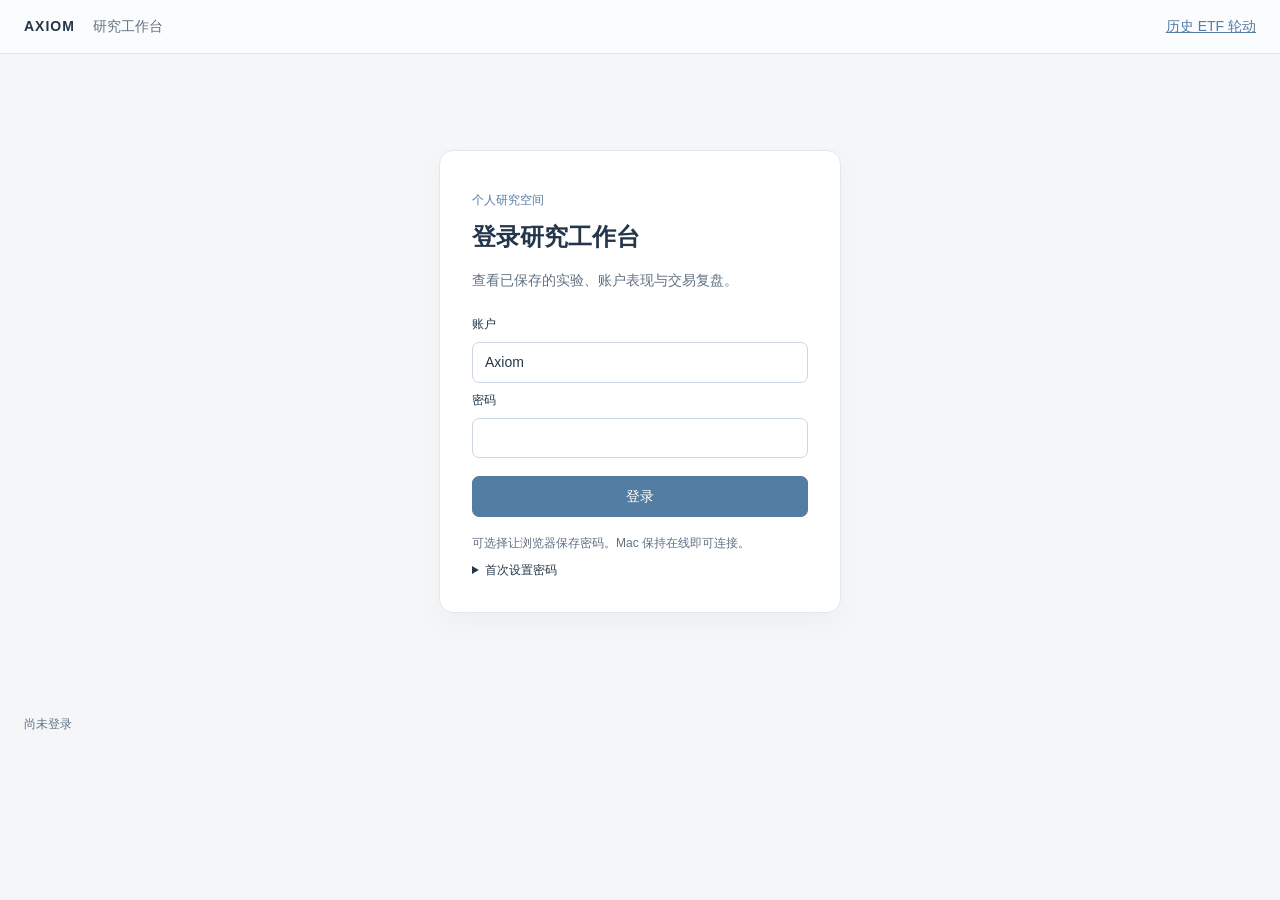
<file: index.html>
<!doctype html>
<html lang="zh-CN"><head><meta charset="utf-8"><meta name="viewport" content="width=device-width,initial-scale=1">
<meta http-equiv="Content-Security-Policy" content="default-src 'none'; script-src 'self' 'sha256-54OvjD7/1L9+fd52RmYr3p7sMeiJHkPjkhqe5KzNDiw='; style-src 'self' 'sha256-qAy1BEJLphb9LJ8BANeujZv6KxZ7Bllo4xNzk5Mp6b0='; frame-src 'self'; connect-src https: http://127.0.0.1:* http://localhost:*; base-uri 'none'; form-action 'none'; object-src 'none'">
<meta name="referrer" content="no-referrer"><title>Axiom · 研究工作台</title><link rel="stylesheet" href="app.css?v=20261014-market-display-r2"><script src="config.js?v=20261014-market-display-r2" defer></script><script src="app.js?v=20261014-market-display-r2" defer></script></head>
<body><header><strong>AXIOM</strong><span>研究工作台</span><a href="etf-three-account.html">历史 ETF 轮动</a><button id="refresh" hidden>刷新保存结果</button><button id="clear-baseline" hidden>清除基线偏好</button><button id="disconnect" hidden>退出登录</button></header>
<main id="connection"><section class="login-card"><p class="eyebrow">个人研究空间</p><h1>登录研究工作台</h1><p>查看已保存的实验、账户表现与交易复盘。</p>
<form id="connect" autocomplete="on"><label for="username">账户</label><input id="username" name="username" autocomplete="username" value="Axiom" readonly><label for="token">密码</label><input id="token" name="password" type="password" required minlength="6" maxlength="128" autocomplete="current-password"><button type="submit">登录</button></form>
<p class="hint">可选择让浏览器保存密码。Mac 保持在线即可连接。</p><details><summary>首次设置密码</summary><p>在 Mac 本地运行已安装服务的设置密码命令，输入两次自己的密码；以后可直接在手机登录。</p></details></section></main>
<p id="status" role="status" aria-live="polite">尚未登录</p><iframe id="workbench" title="已保存研究结果工作台" sandbox="allow-scripts" hidden></iframe></body></html>
</file>
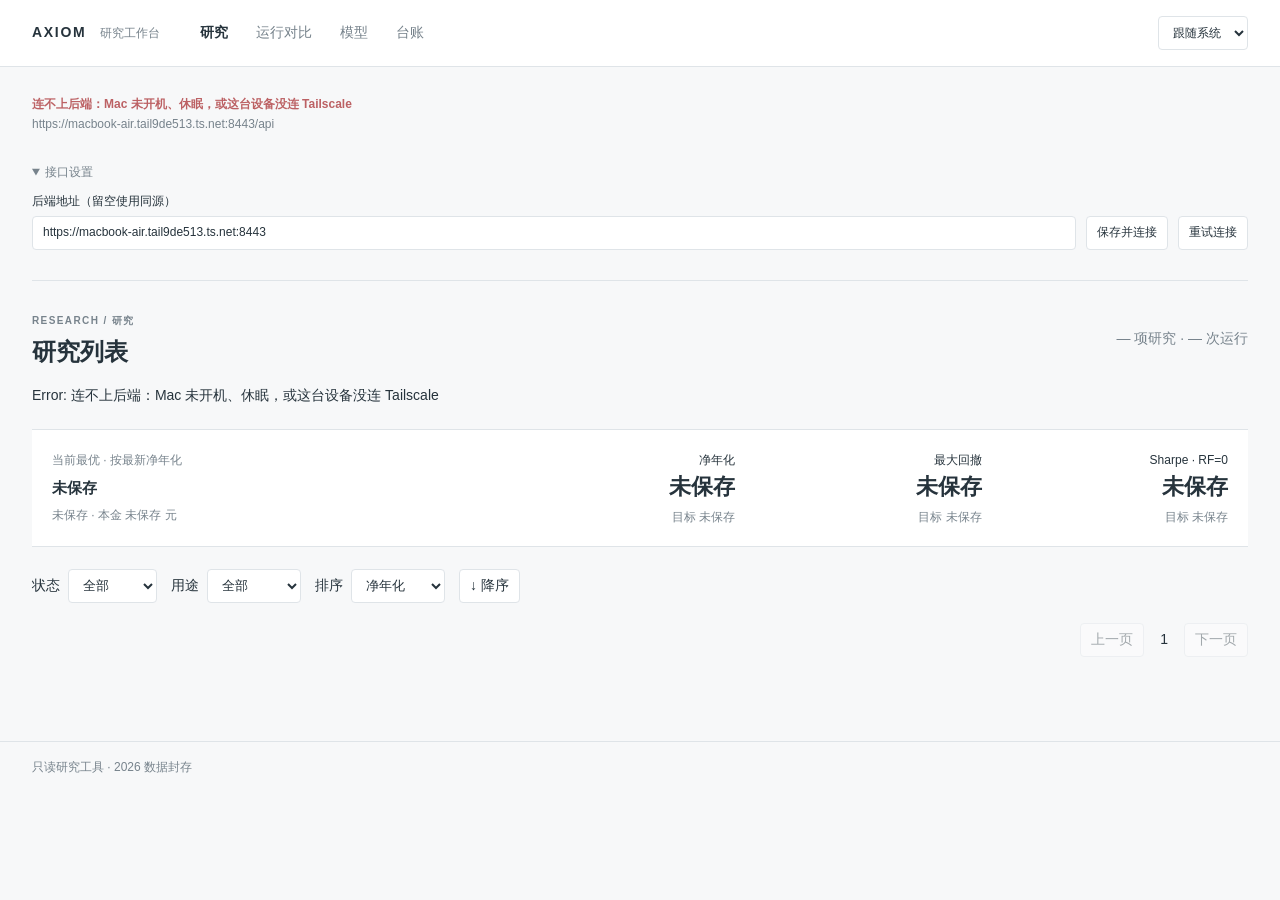
<file: workbench/index.html>
<!doctype html><html lang="zh-CN"><head><meta charset="UTF-8"><meta name="viewport" content="width=device-width, initial-scale=1.0"><meta name="color-scheme" content="light dark"><title>Axiom · 研究工作台</title><script src="./config.js"></script>  <script type="module" crossorigin src="./assets/index-DtPzgSUR.js"></script>
  <link rel="stylesheet" crossorigin href="./assets/index-BkgDemAs.css">
</head><body><div id="app"></div></body></html>
</file>
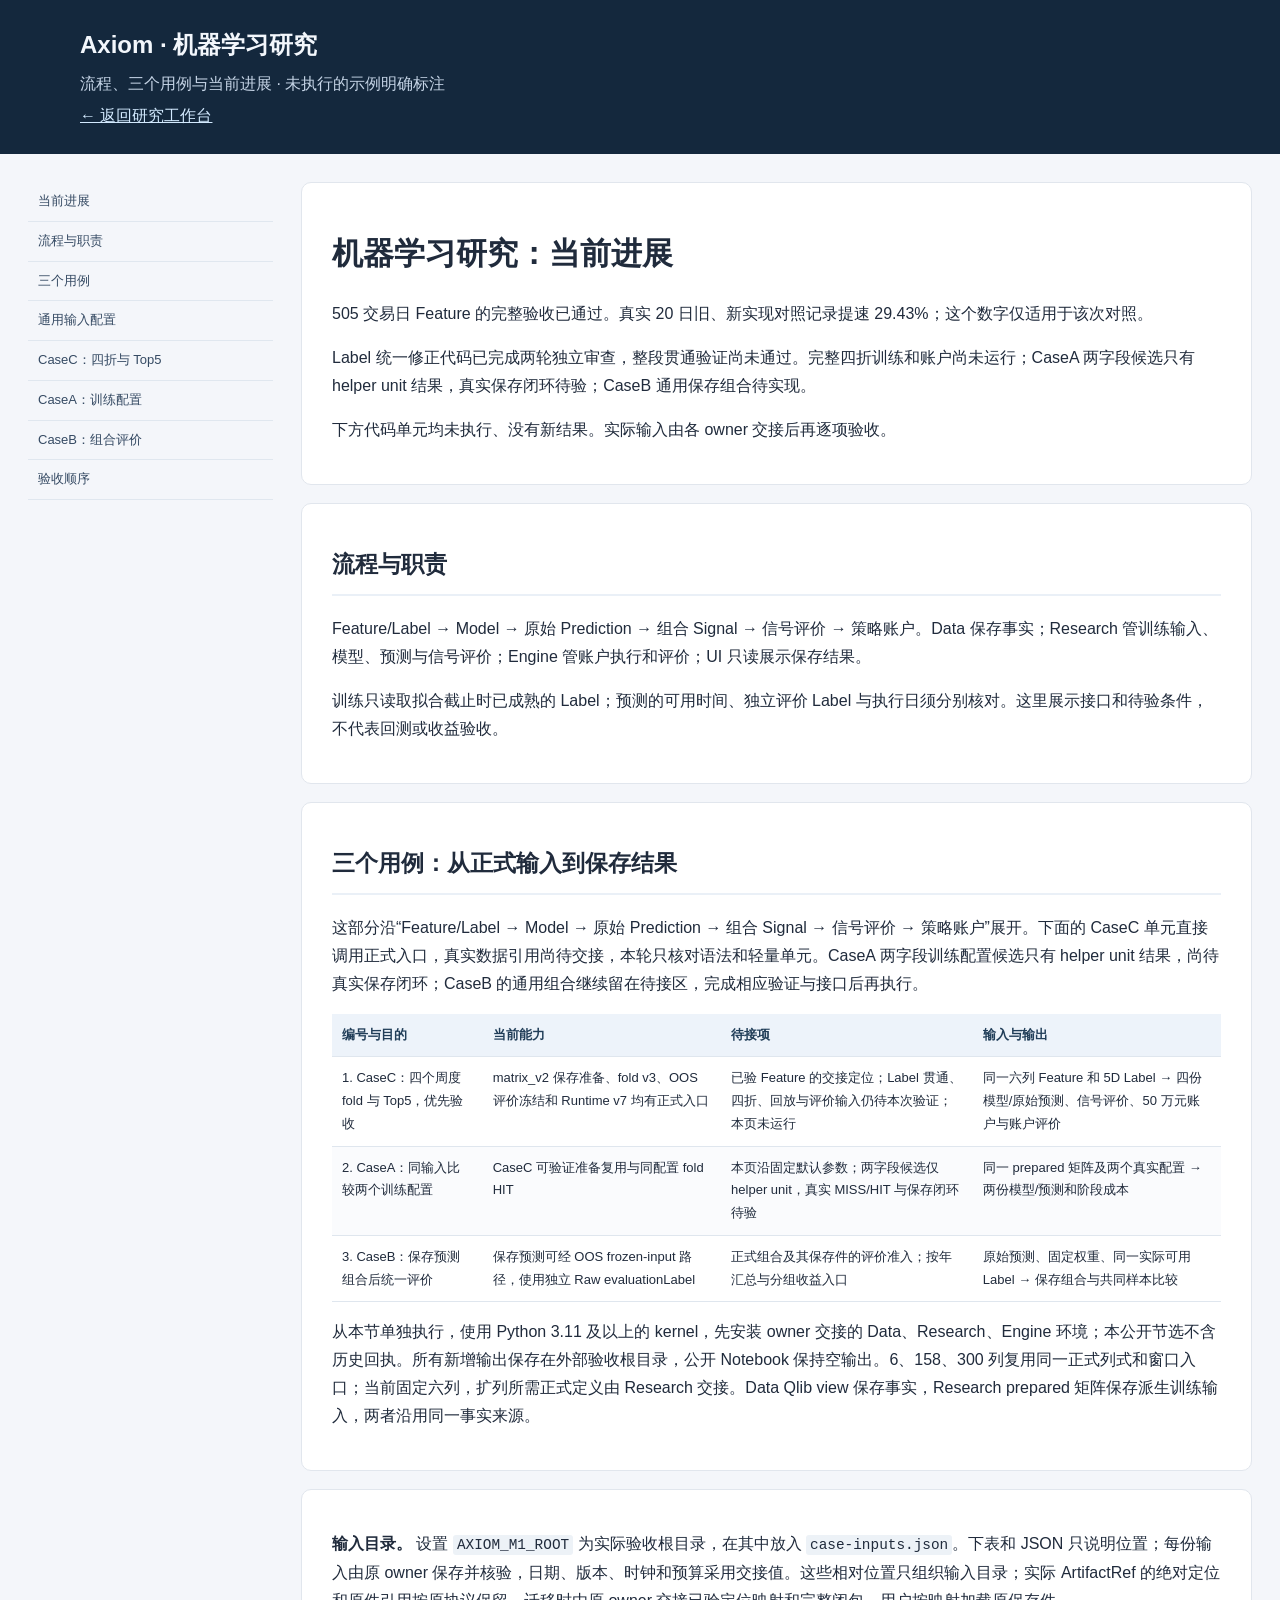
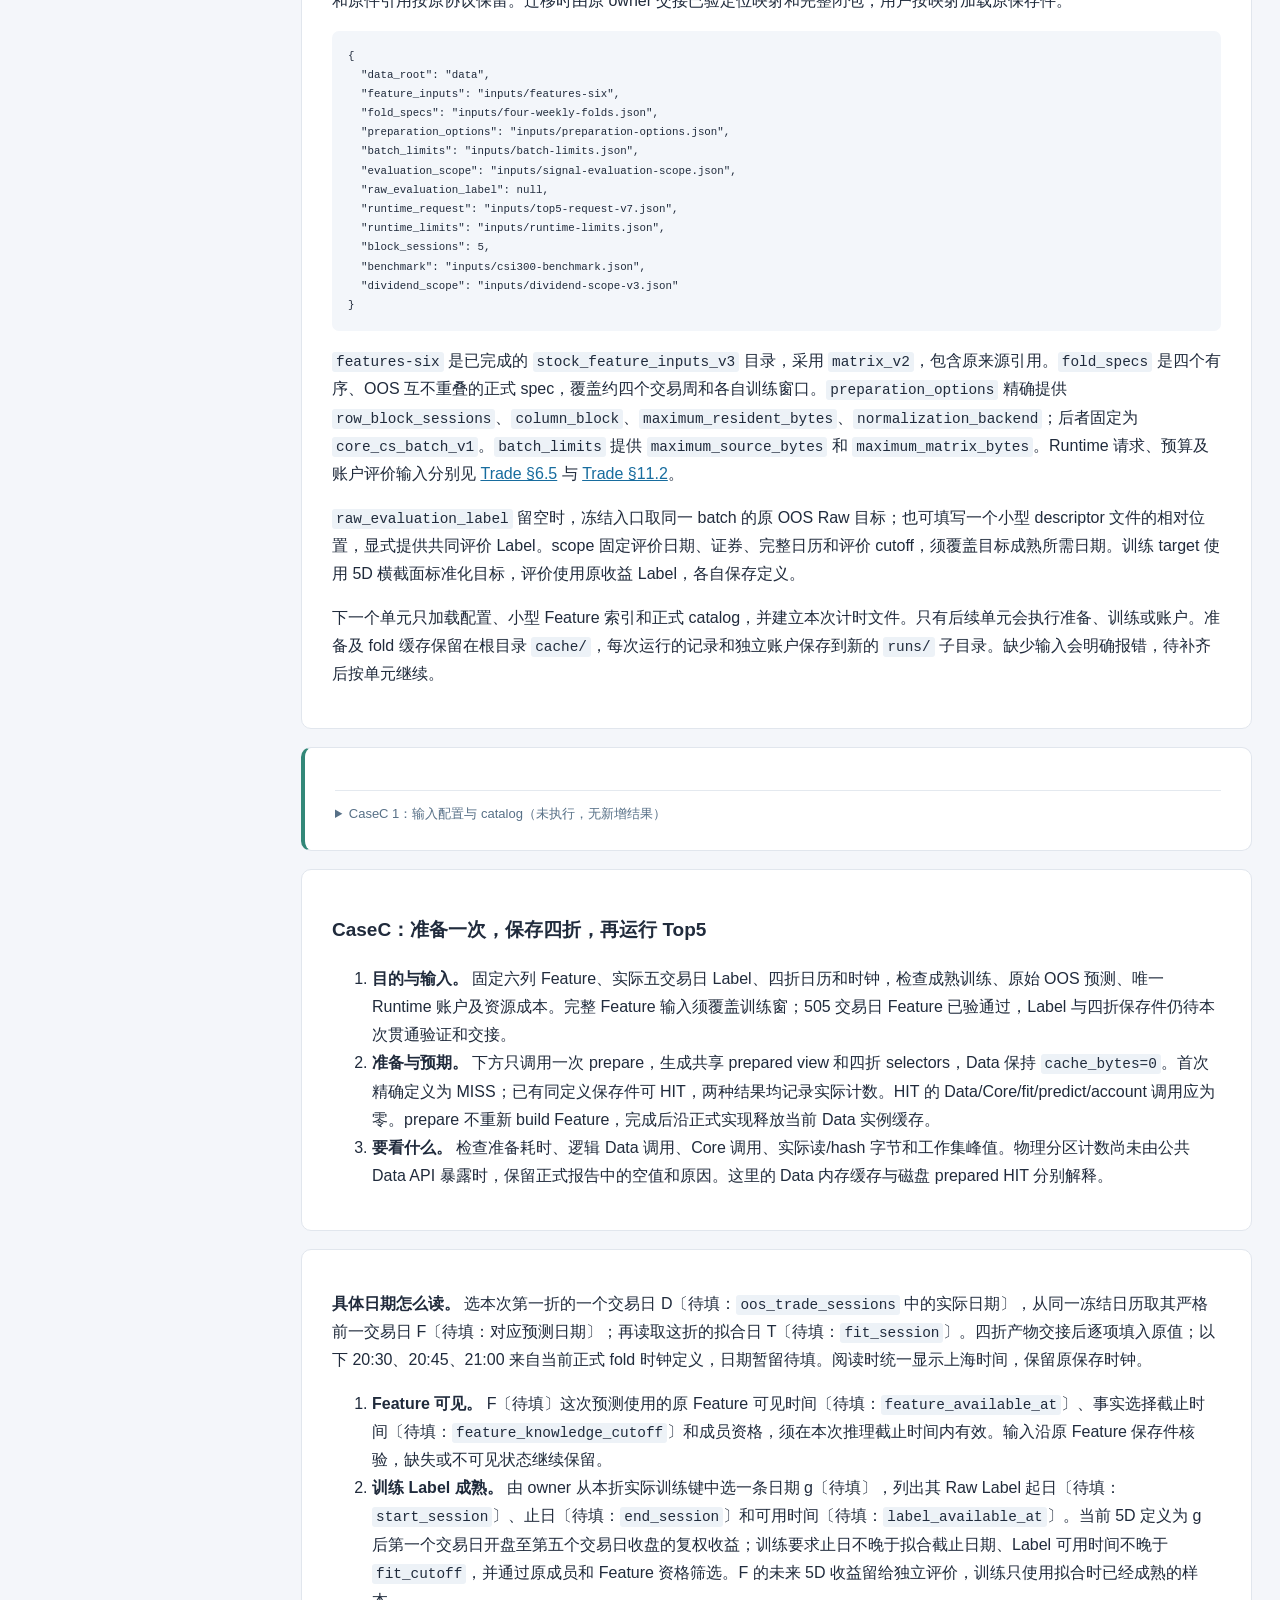
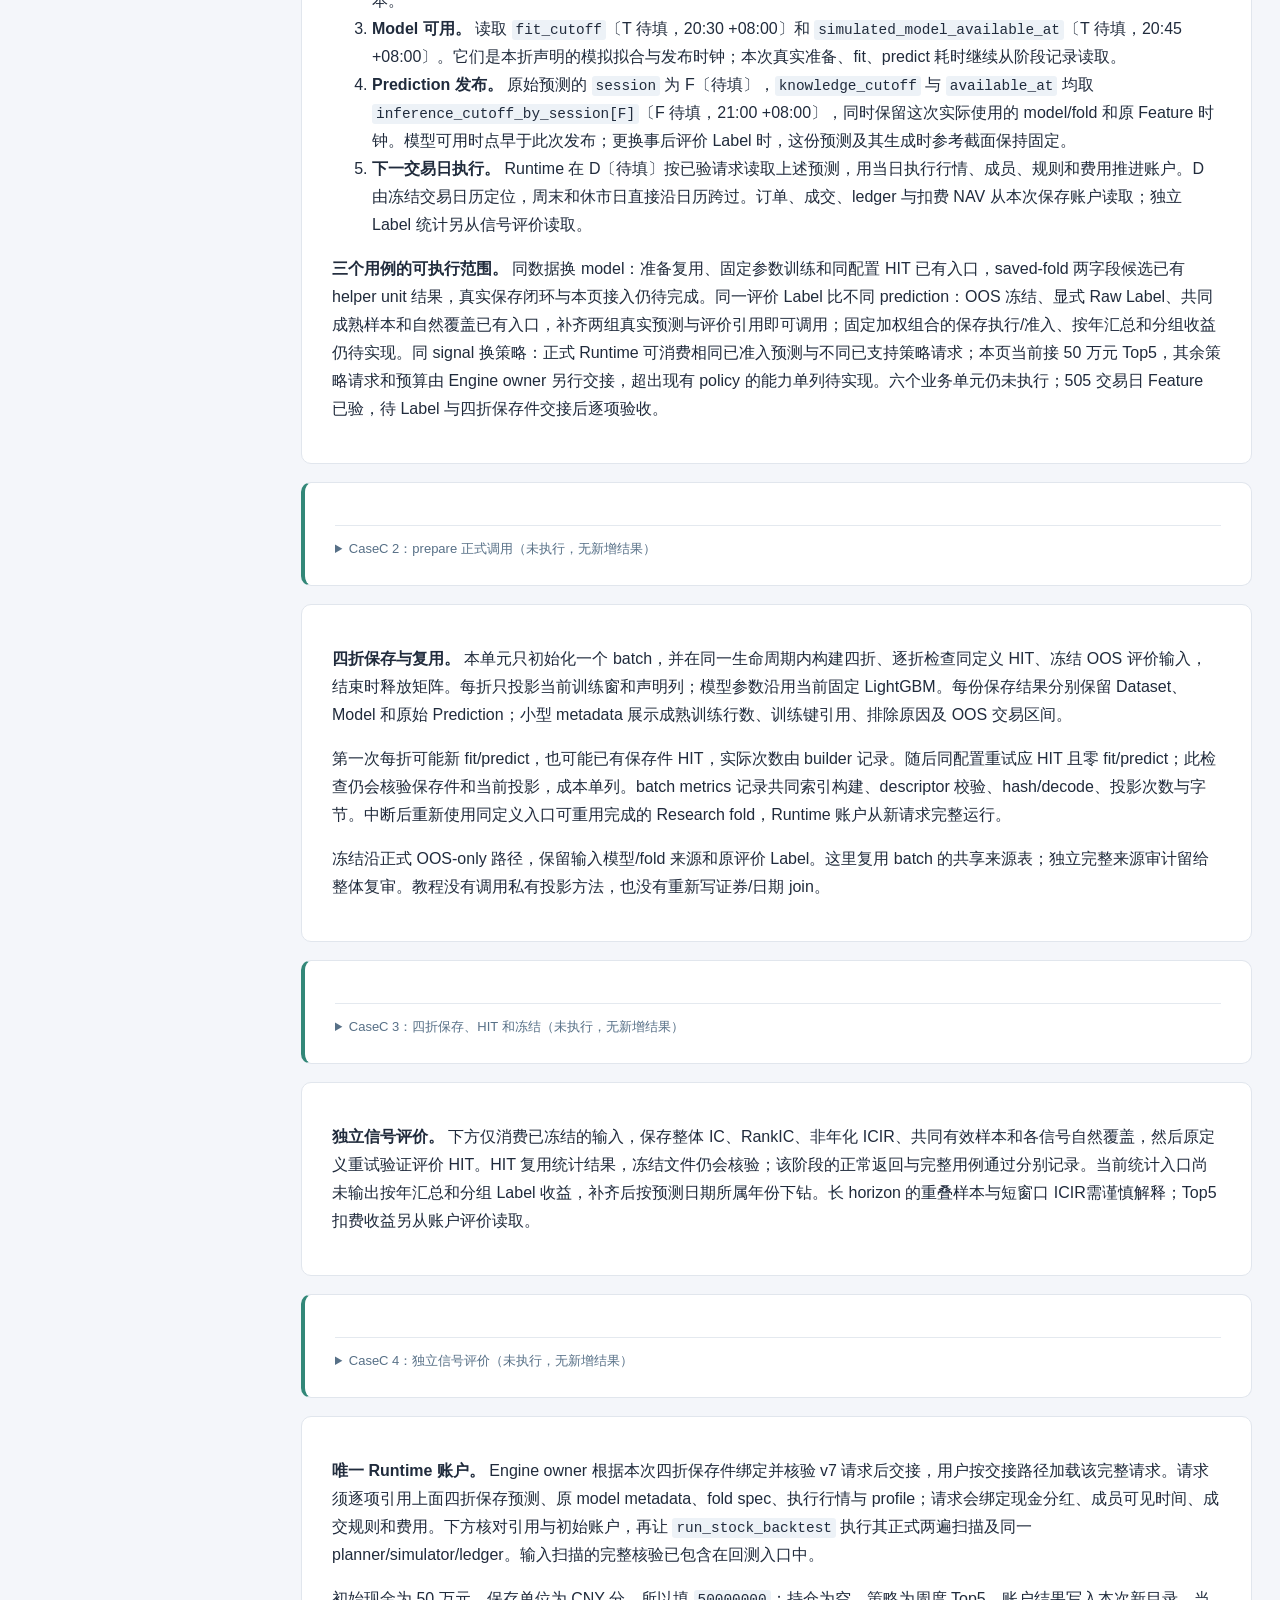
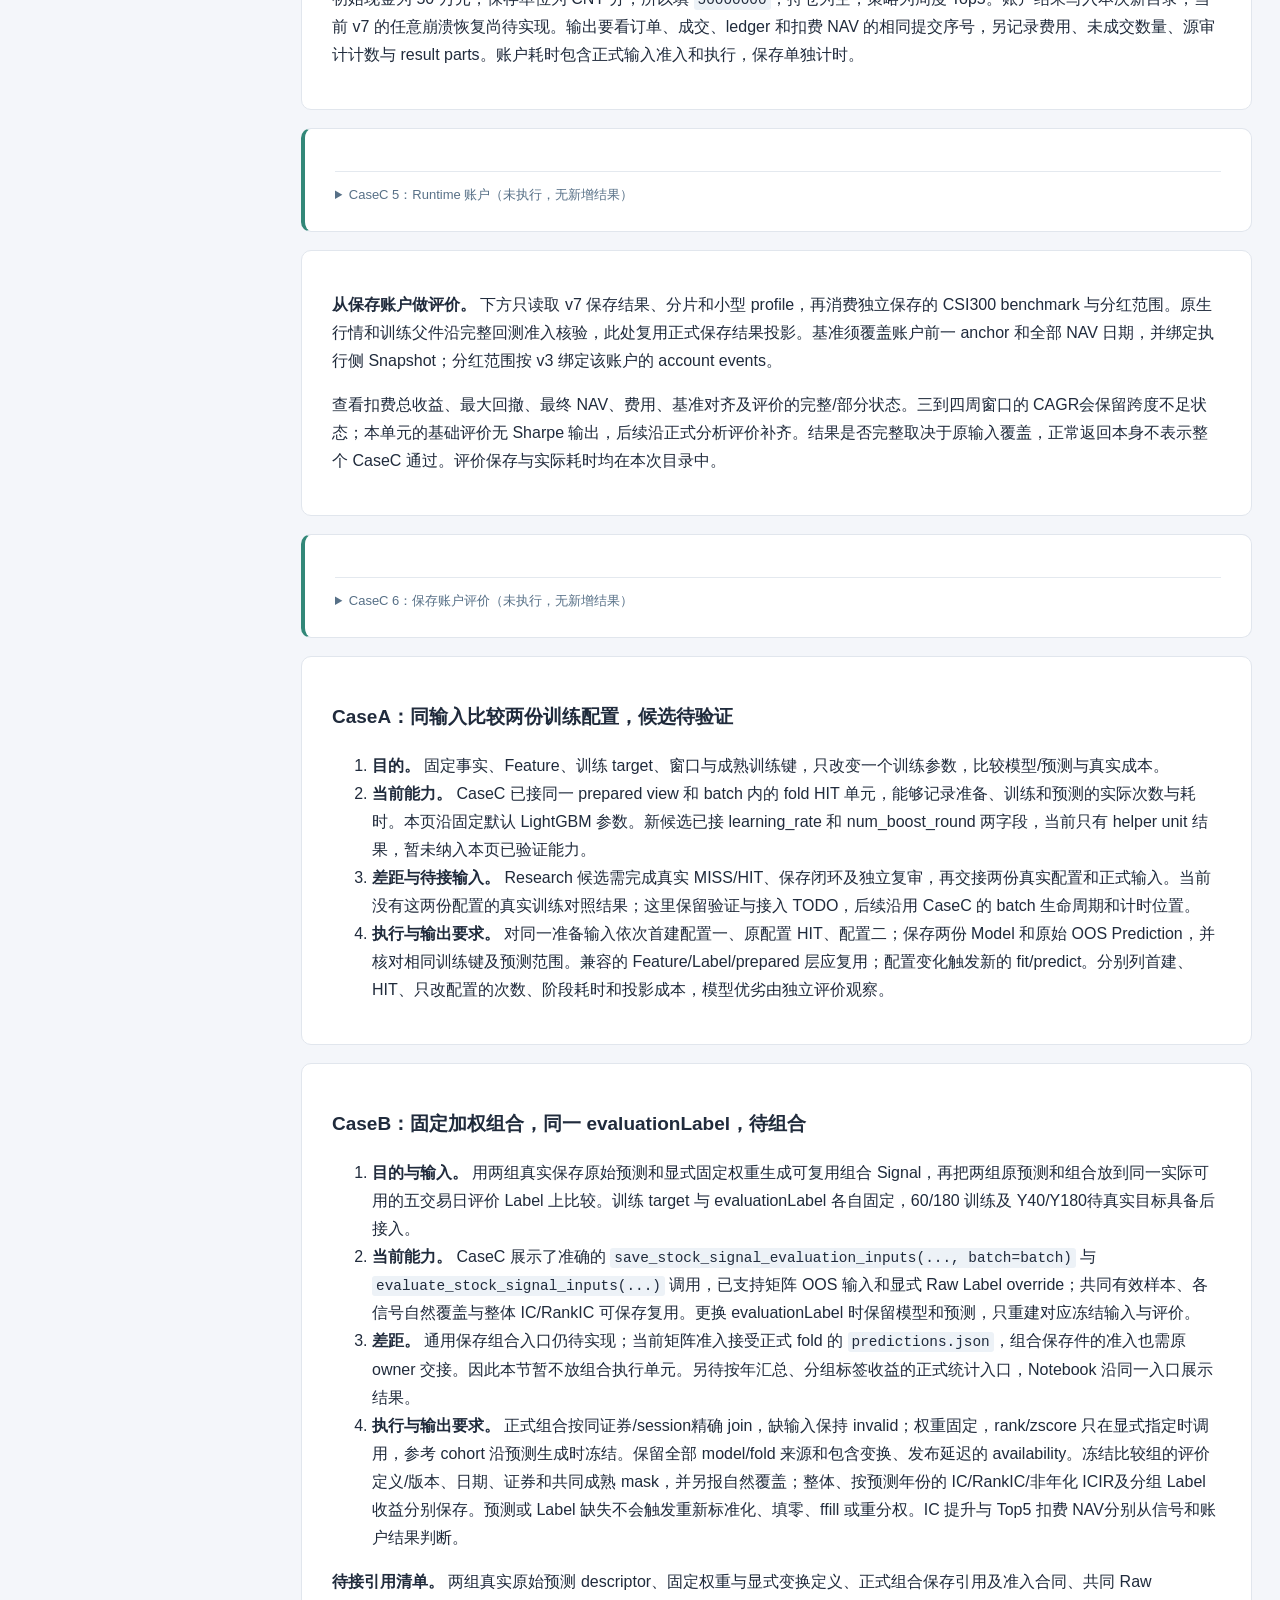
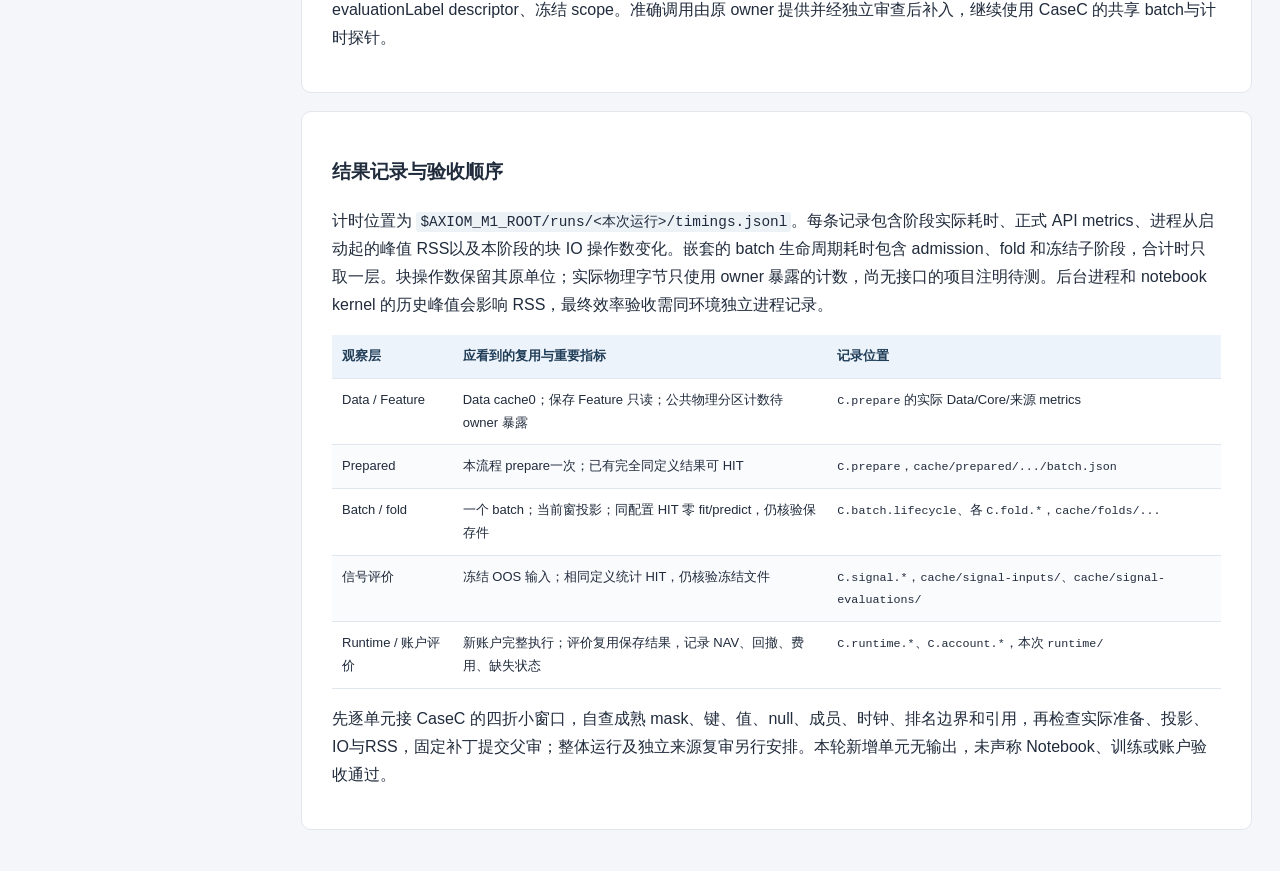
<file: site/ml-engineering.html>
<!doctype html><html lang="zh-CN"><head><meta charset="utf-8"><meta name="viewport" content="width=device-width,initial-scale=1"><title>Axiom · 机器学习研究：流程与当前进展</title><style>
html {scroll-behavior:smooth} body{margin:0;background:#f4f6fa;color:#202b3c;font:16px/1.75 -apple-system,BlinkMacSystemFont,"PingFang SC","Microsoft YaHei",sans-serif}
header{background:#14283d;color:#f3f7fc;padding:24px max(26px,calc((100vw - 1120px)/2))} header b{font-size:24px} header p{margin:4px 0;color:#c5d4e6}
.layout{max-width:1450px;margin:auto;display:grid;grid-template-columns:245px minmax(0,1fr);gap:28px;padding:28px}
nav{position:sticky;top:20px;height:calc(100vh - 60px);overflow:auto} nav a{display:block;color:#354a63;text-decoration:none;padding:8px 10px;font-size:13px;border-bottom:1px solid #e0e7ef} nav a:hover{background:#e7edf5}
main{max-width:1120px;min-width:0} section{background:white;padding:24px 30px;margin:0 0 18px;border:1px solid #e1e6ed;border-radius:10px}
h1{font-size:31px;line-height:1.35} h2{font-size:23px;border-bottom:2px solid #eaf0f7;padding-bottom:12px;line-height:1.5} h3{font-size:19px} a{color:#176c9e}
table{border-collapse:collapse;width:100%;font-size:13px;margin:16px 0} th{background:#edf3fa;color:#213e59;text-align:left;font-weight:650} th,td{border-bottom:1px solid #dfe6ee;padding:10px;vertical-align:top;word-break:normal} tr:nth-child(even) td{background:#fafbfd}
pre{background:#f3f6fa;border-radius:7px;padding:16px;overflow:auto;font:12px/1.6 ui-monospace,SFMono-Regular,Menlo,monospace} code{font-size:.9em} p code,li code{background:#edf2f7;padding:2px 4px;border-radius:3px}
.example{border-left:4px solid #328778}.example-label{font-size:12px;font-weight:700;color:#277469;letter-spacing:.07em}.output-text{max-height:660px}.table-scroll{overflow:auto}.table-scroll table{width:max-content;min-width:100%}.table-scroll td,.table-scroll th{max-width:300px}.chart{width:100%;max-width:1000px;height:auto}
details{border-top:1px solid #e4e9ef;padding-top:12px;margin-top:18px} summary{cursor:pointer;color:#577087;font-size:13px}.code{max-height:650px}
.security-code{white-space:nowrap}.markdown img{max-width:100%;height:auto}.markdown>details{border:0;margin:0;padding:0}.markdown>details>summary{font-size:18px;color:#213e59}.supporting-output{margin-top:12px}
.wide-table-note{font-size:12px;color:#577087;margin:14px 0 0}.table-scroll:focus-visible{outline:2px solid #328778;outline-offset:3px}
@media(max-width:980px){.layout{display:block;padding:14px}nav{position:static;height:auto;max-height:220px;margin-bottom:18px}section{padding:18px}h1{font-size:26px}}
@media print{nav,details{display:none}.layout{display:block}body{background:white}section{break-inside:auto;border:0}pre{white-space:pre-wrap}.table-scroll{overflow:visible}}

header a{color:#d3eaff;text-decoration:underline}header a:hover{color:#fff}</style><meta http-equiv="Content-Security-Policy" content="default-src 'none'; style-src 'unsafe-inline'; base-uri 'none'; form-action 'none'"></head><body><header><b>Axiom · 机器学习研究</b><p>流程、三个用例与当前进展 · 未执行的示例明确标注</p><a href="index.html">← 返回研究工作台</a></header><div class="layout"><nav><a href="#progress">当前进展</a><a href="#workflow">流程与职责</a><a href="#cases">三个用例</a><a href="#inputs">通用输入配置</a><a href="#case-c">CaseC：四折与 Top5</a><a href="#case-a">CaseA：训练配置</a><a href="#case-b">CaseB：组合评价</a><a href="#checks">验收顺序</a></nav><main><section id="progress" class="markdown"><h1>机器学习研究：当前进展</h1><p>505 交易日 Feature 的完整验收已通过。真实 20 日旧、新实现对照记录提速 29.43%；这个数字仅适用于该次对照。</p><p>Label 统一修正代码已完成两轮独立审查，整段贯通验证尚未通过。完整四折训练和账户尚未运行；CaseA 两字段候选只有 helper unit 结果，真实保存闭环待验；CaseB 通用保存组合待实现。</p><p>下方代码单元均未执行、没有新结果。实际输入由各 owner 交接后再逐项验收。</p></section><section id="workflow" class="markdown"><h2>流程与职责</h2><p>Feature/Label → Model → 原始 Prediction → 组合 Signal → 信号评价 → 策略账户。Data 保存事实；Research 管训练输入、模型、预测与信号评价；Engine 管账户执行和评价；UI 只读展示保存结果。</p><p>训练只读取拟合截止时已成熟的 Label；预测的可用时间、独立评价 Label 与执行日须分别核对。这里展示接口和待验条件，不代表回测或收益验收。</p></section><section id="cases" class="markdown"><h2>三个用例：从正式输入到保存结果</h2>
<p>这部分沿“Feature/Label → Model → 原始 Prediction → 组合 Signal → 信号评价 → 策略账户”展开。下面的 CaseC 单元直接调用正式入口，真实数据引用尚待交接，本轮只核对语法和轻量单元。CaseA 两字段训练配置候选只有 helper unit 结果，尚待真实保存闭环；CaseB 的通用组合继续留在待接区，完成相应验证与接口后再执行。</p>
<table>
<thead>
<tr>
  <th>编号与目的</th>
  <th>当前能力</th>
  <th>待接项</th>
  <th>输入与输出</th>
</tr>
</thead>
<tbody>
<tr>
  <td>1. CaseC：四个周度 fold 与 Top5，优先验收</td>
  <td>matrix_v2 保存准备、fold v3、OOS 评价冻结和 Runtime v7 均有正式入口</td>
  <td>已验 Feature 的交接定位；Label 贯通、四折、回放与评价输入仍待本次验证；本页未运行</td>
  <td>同一六列 Feature 和 5D Label → 四份模型/原始预测、信号评价、50 万元账户与账户评价</td>
</tr>
<tr>
  <td>2. CaseA：同输入比较两个训练配置</td>
  <td>CaseC 可验证准备复用与同配置 fold HIT</td>
  <td>本页沿固定默认参数；两字段候选仅 helper unit，真实 MISS/HIT 与保存闭环待验</td>
  <td>同一 prepared 矩阵及两个真实配置 → 两份模型/预测和阶段成本</td>
</tr>
<tr>
  <td>3. CaseB：保存预测组合后统一评价</td>
  <td>保存预测可经 OOS frozen-input 路径，使用独立 Raw evaluationLabel</td>
  <td>正式组合及其保存件的评价准入；按年汇总与分组收益入口</td>
  <td>原始预测、固定权重、同一实际可用 Label → 保存组合与共同样本比较</td>
</tr>
</tbody>
</table>
<p>从本节单独执行，使用 Python 3.11 及以上的 kernel，先安装 owner 交接的 Data、Research、Engine 环境；本公开节选不含历史回执。所有新增输出保存在外部验收根目录，公开 Notebook 保持空输出。6、158、300 列复用同一正式列式和窗口入口；当前固定六列，扩列所需正式定义由 Research 交接。Data Qlib view 保存事实，Research prepared 矩阵保存派生训练输入，两者沿用同一事实来源。</p>
</section><section id="inputs" class="markdown"><p><strong>输入目录。</strong> 设置 <code>AXIOM_M1_ROOT</code> 为实际验收根目录，在其中放入 <code>case-inputs.json</code>。下表和 JSON 只说明位置；每份输入由原 owner 保存并核验，日期、版本、时钟和预算采用交接值。这些相对位置只组织输入目录；实际 ArtifactRef 的绝对定位和原件引用按原协议保留。迁移时由原 owner 交接已验定位映射和完整闭包，用户按映射加载原保存件。</p>
<pre><code class="language-json">{
  &quot;data_root&quot;: &quot;data&quot;,
  &quot;feature_inputs&quot;: &quot;inputs/features-six&quot;,
  &quot;fold_specs&quot;: &quot;inputs/four-weekly-folds.json&quot;,
  &quot;preparation_options&quot;: &quot;inputs/preparation-options.json&quot;,
  &quot;batch_limits&quot;: &quot;inputs/batch-limits.json&quot;,
  &quot;evaluation_scope&quot;: &quot;inputs/signal-evaluation-scope.json&quot;,
  &quot;raw_evaluation_label&quot;: null,
  &quot;runtime_request&quot;: &quot;inputs/top5-request-v7.json&quot;,
  &quot;runtime_limits&quot;: &quot;inputs/runtime-limits.json&quot;,
  &quot;block_sessions&quot;: 5,
  &quot;benchmark&quot;: &quot;inputs/csi300-benchmark.json&quot;,
  &quot;dividend_scope&quot;: &quot;inputs/dividend-scope-v3.json&quot;
}
</code></pre>
<p><code>features-six</code> 是已完成的 <code>stock_feature_inputs_v3</code> 目录，采用 <code>matrix_v2</code>，包含原来源引用。<code>fold_specs</code> 是四个有序、OOS 互不重叠的正式 spec，覆盖约四个交易周和各自训练窗口。<code>preparation_options</code> 精确提供 <code>row_block_sessions</code>、<code>column_block</code>、<code>maximum_resident_bytes</code>、<code>normalization_backend</code>；后者固定为 <code>core_cs_batch_v1</code>。<code>batch_limits</code> 提供 <code>maximum_source_bytes</code> 和 <code>maximum_matrix_bytes</code>。Runtime 请求、预算及账户评价输入分别见 <a href="https://github.com/sinnergarden/axiom-docs/blob/48196b13af56d5e99c3ffdfa8c00199a116d89f7/docs/design/04_axiom_trade.md#stock-bounded-v7-proposal">Trade §6.5</a> 与 <a href="https://github.com/sinnergarden/axiom-docs/blob/48196b13af56d5e99c3ffdfa8c00199a116d89f7/docs/design/04_axiom_trade.md#long-history-evaluation">Trade §11.2</a>。</p>
<p><code>raw_evaluation_label</code> 留空时，冻结入口取同一 batch 的原 OOS Raw 目标；也可填写一个小型 descriptor 文件的相对位置，显式提供共同评价 Label。scope 固定评价日期、证券、完整日历和评价 cutoff，须覆盖目标成熟所需日期。训练 target 使用 5D 横截面标准化目标，评价使用原收益 Label，各自保存定义。</p>
<p>下一个单元只加载配置、小型 Feature 索引和正式 catalog，并建立本次计时文件。只有后续单元会执行准备、训练或账户。准备及 fold 缓存保留在根目录 <code>cache/</code>，每次运行的记录和独立账户保存到新的 <code>runs/</code> 子目录。缺少输入会明确报错，待补齐后按单元继续。</p>
</section><section class="example" data-cell-id="m1-config"><details><summary>CaseC 1：输入配置与 catalog（未执行，无新增结果）</summary><pre class="code">import json
import os
import resource
import sys
import time
from contextlib import contextmanager
from datetime import datetime, timezone
from pathlib import Path
from uuid import uuid4

ROOT = Path(os.environ[&quot;AXIOM_M1_ROOT&quot;]).expanduser().resolve(strict=True)

def case_path(relative):
    value = Path(relative)
    if value.is_absolute():
        raise ValueError(&quot;配置位置应相对 AXIOM_M1_ROOT&quot;)
    result = (ROOT / value).resolve()
    if not result.is_relative_to(ROOT):
        raise ValueError(&quot;配置位置超出验收根目录&quot;)
    return result

def read_small_json(path, maximum=16 * 1024**2):
    # 只读配置和小型索引；矩阵及来源闭包交给正式 reader。
    with Path(path).open(&quot;rb&quot;) as saved:
        raw = saved.read(maximum + 1)
    if len(raw) &gt; maximum:
        raise ValueError(&quot;小型配置超过读取预算&quot;)
    return json.loads(raw)

cfg = read_small_json(ROOT / &quot;case-inputs.json&quot;)
feature_path = case_path(cfg[&quot;feature_inputs&quot;])
feature_index = read_small_json(feature_path / &quot;index.json&quot;)
if feature_index[&quot;contract_version&quot;] != &quot;stock_feature_inputs_v3&quot; or feature_index[&quot;status&quot;] != &quot;COMPLETE&quot;:
    raise ValueError(&quot;待交接完成的 matrix_v2 / stock_feature_inputs_v3 输入&quot;)
feature_spec = feature_index[&quot;definition&quot;][&quot;spec&quot;]
from axiom_research import load_feature_catalog
catalog = load_feature_catalog()
selected = catalog.select(feature_spec[&quot;feature_selection&quot;])
if [item[&quot;id&quot;] for item in selected] != feature_spec[&quot;ordered_features&quot;] or len(selected) != 6:
    raise ValueError(&quot;首个 CaseC 需要交接的正式六列选择&quot;)
for item in selected:
    print({key: item[key] for key in (&quot;id&quot;, &quot;name&quot;, &quot;formula&quot;, &quot;dependencies&quot;, &quot;lookback&quot;, &quot;semantic_version&quot;)})
del feature_index, feature_spec, selected, catalog

run_name = datetime.now(timezone.utc).strftime(&quot;%Y%m%dT%H%M%SZ&quot;) + &quot;-&quot; + uuid4().hex[:8]
RUN_ROOT = ROOT / &quot;runs&quot; / run_name
RUN_ROOT.mkdir(parents=True, exist_ok=False)
timing_path = RUN_ROOT / &quot;timings.jsonl&quot;

@contextmanager
def measure(stage, api_metrics=None):
    # 计时探针只记录调用；业务由下面各单元直接执行。
    before = resource.getrusage(resource.RUSAGE_SELF)
    started = time.perf_counter()
    record = {&quot;stage&quot;: stage, &quot;status&quot;: &quot;RETURNED&quot;}
    try:
        yield
    except BaseException as error:
        record.update(status=&quot;ERROR&quot;, error_type=type(error).__name__)
        raise
    finally:
        after = resource.getrusage(resource.RUSAGE_SELF)
        record.update(elapsed_seconds=time.perf_counter() - started,
            rss_process_peak_bytes=int(after.ru_maxrss * (1 if sys.platform == &quot;darwin&quot; else 1024)),
            input_block_ops_delta=after.ru_inblock - before.ru_inblock,
            output_block_ops_delta=after.ru_oublock - before.ru_oublock,
            api_metrics={} if api_metrics is None else api_metrics)
        with timing_path.open(&quot;a&quot;, encoding=&quot;utf-8&quot;) as output:
            output.write(json.dumps(record, ensure_ascii=False, allow_nan=False) + &quot;\n&quot;)
        print(record)
</pre></details></section><section id="case-c" class="markdown"><h3>CaseC：准备一次，保存四折，再运行 Top5</h3>
<ol>
<li><strong>目的与输入。</strong> 固定六列 Feature、实际五交易日 Label、四折日历和时钟，检查成熟训练、原始 OOS 预测、唯一 Runtime 账户及资源成本。完整 Feature 输入须覆盖训练窗；505 交易日 Feature 已验通过，Label 与四折保存件仍待本次贯通验证和交接。</li>
<li><strong>准备与预期。</strong> 下方只调用一次 prepare，生成共享 prepared view 和四折 selectors，Data 保持 <code>cache_bytes=0</code>。首次精确定义为 MISS；已有同定义保存件可 HIT，两种结果均记录实际计数。HIT 的 Data/Core/fit/predict/account 调用应为零。prepare 不重新 build Feature，完成后沿正式实现释放当前 Data 实例缓存。</li>
<li><strong>要看什么。</strong> 检查准备耗时、逻辑 Data 调用、Core 调用、实际读/hash 字节和工作集峰值。物理分区计数尚未由公共 Data API 暴露时，保留正式报告中的空值和原因。这里的 Data 内存缓存与磁盘 prepared HIT 分别解释。</li>
</ol>
</section><section id="cell-23" class="markdown"><p><strong>具体日期怎么读。</strong> 选本次第一折的一个交易日 D〔待填：<code>oos_trade_sessions</code> 中的实际日期〕，从同一冻结日历取其严格前一交易日 F〔待填：对应预测日期〕；再读取这折的拟合日 T〔待填：<code>fit_session</code>〕。四折产物交接后逐项填入原值；以下 20:30、20:45、21:00 来自当前正式 fold 时钟定义，日期暂留待填。阅读时统一显示上海时间，保留原保存时钟。</p>
<ol>
<li><strong>Feature 可见。</strong> F〔待填〕这次预测使用的原 Feature 可见时间〔待填：<code>feature_available_at</code>〕、事实选择截止时间〔待填：<code>feature_knowledge_cutoff</code>〕和成员资格，须在本次推理截止时间内有效。输入沿原 Feature 保存件核验，缺失或不可见状态继续保留。</li>
<li><strong>训练 Label 成熟。</strong> 由 owner 从本折实际训练键中选一条日期 g〔待填〕，列出其 Raw Label 起日〔待填：<code>start_session</code>〕、止日〔待填：<code>end_session</code>〕和可用时间〔待填：<code>label_available_at</code>〕。当前 5D 定义为 g 后第一个交易日开盘至第五个交易日收盘的复权收益；训练要求止日不晚于拟合截止日期、Label 可用时间不晚于 <code>fit_cutoff</code>，并通过原成员和 Feature 资格筛选。F 的未来 5D 收益留给独立评价，训练只使用拟合时已经成熟的样本。</li>
<li><strong>Model 可用。</strong> 读取 <code>fit_cutoff</code>〔T 待填，20:30 +08:00〕和 <code>simulated_model_available_at</code>〔T 待填，20:45 +08:00〕。它们是本折声明的模拟拟合与发布时钟；本次真实准备、fit、predict 耗时继续从阶段记录读取。</li>
<li><strong>Prediction 发布。</strong> 原始预测的 <code>session</code> 为 F〔待填〕，<code>knowledge_cutoff</code> 与 <code>available_at</code> 均取 <code>inference_cutoff_by_session[F]</code>〔F 待填，21:00 +08:00〕，同时保留这次实际使用的 model/fold 和原 Feature 时钟。模型可用时点早于此次发布；更换事后评价 Label 时，这份预测及其生成时参考截面保持固定。</li>
<li><strong>下一交易日执行。</strong> Runtime 在 D〔待填〕按已验请求读取上述预测，用当日执行行情、成员、规则和费用推进账户。D 由冻结交易日历定位，周末和休市日直接沿日历跨过。订单、成交、ledger 与扣费 NAV 从本次保存账户读取；独立 Label 统计另从信号评价读取。</li>
</ol>
<p><strong>三个用例的可执行范围。</strong> 同数据换 model：准备复用、固定参数训练和同配置 HIT 已有入口，saved-fold 两字段候选已有 helper unit 结果，真实保存闭环与本页接入仍待完成。同一评价 Label 比不同 prediction：OOS 冻结、显式 Raw Label、共同成熟样本和自然覆盖已有入口，补齐两组真实预测与评价引用即可调用；固定加权组合的保存执行/准入、按年汇总和分组收益仍待实现。同 signal 换策略：正式 Runtime 可消费相同已准入预测与不同已支持策略请求；本页当前接 50 万元 Top5，其余策略请求和预算由 Engine owner 另行交接，超出现有 policy 的能力单列待实现。六个业务单元仍未执行；505 交易日 Feature 已验，待 Label 与四折保存件交接后逐项验收。</p>
</section><section class="example" data-cell-id="m1-prepare"><details><summary>CaseC 2：prepare 正式调用（未执行，无新增结果）</summary><pre class="code">from axiom_data import Data
from axiom_research import prepare_stock_ml_batch_inputs

fold_specs = read_small_json(case_path(cfg[&quot;fold_specs&quot;]))
if type(fold_specs) is not list or len(fold_specs) != 4:
    raise ValueError(&quot;CaseC 需要四个正式周度 fold spec&quot;)
preparation_options = read_small_json(case_path(cfg[&quot;preparation_options&quot;]))
batch_limits = read_small_json(case_path(cfg[&quot;batch_limits&quot;]))
data = Data(case_path(cfg[&quot;data_root&quot;]), cache_bytes=0, max_readers=4)
prepare_metrics = {}
with measure(&quot;C.prepare&quot;, prepare_metrics):
    prepared = prepare_stock_ml_batch_inputs(data, feature_inputs=feature_path,
        fold_specs=fold_specs, destination=ROOT / &quot;cache&quot; / &quot;prepared&quot;,
        preparation_options=preparation_options, metrics=prepare_metrics)
del data
assert prepared[&quot;contract_version&quot;] == &quot;stock_ml_batch_inputs_v2&quot;
assert len(prepared[&quot;folds&quot;]) == 4
assert prepare_metrics[&quot;feature_core_calls&quot;] == prepare_metrics[&quot;train_calls&quot;] == prepare_metrics[&quot;predict_calls&quot;] == 0
</pre></details></section><section id="cell-25" class="markdown"><p><strong>四折保存与复用。</strong> 本单元只初始化一个 batch，并在同一生命周期内构建四折、逐折检查同定义 HIT、冻结 OOS 评价输入，结束时释放矩阵。每折只投影当前训练窗和声明列；模型参数沿用当前固定 LightGBM。每份保存结果分别保留 Dataset、Model 和原始 Prediction；小型 metadata 展示成熟训练行数、训练键引用、排除原因及 OOS 交易区间。</p>
<p>第一次每折可能新 fit/predict，也可能已有保存件 HIT，实际次数由 builder 记录。随后同配置重试应 HIT 且零 fit/predict；此检查仍会核验保存件和当前投影，成本单列。batch metrics 记录共同索引构建、descriptor 校验、hash/decode、投影次数与字节。中断后重新使用同定义入口可重用完成的 Research fold，Runtime 账户从新请求完整运行。</p>
<p>冻结沿正式 OOS-only 路径，保留输入模型/fold 来源和原评价 Label。这里复用 batch 的共享来源表；独立完整来源审计留给整体复审。教程没有调用私有投影方法，也没有重新写证券/日期 join。</p>
</section><section class="example" data-cell-id="m1-folds-and-freeze"><details><summary>CaseC 3：四折保存、HIT 和冻结（未执行，无新增结果）</summary><pre class="code">from axiom_research import (load_stock_ml_batch_inputs,
    build_stock_ml_fold_from_saved_inputs, save_stock_signal_evaluation_inputs)

signal_scope = read_small_json(case_path(cfg[&quot;evaluation_scope&quot;]))
raw_override = None if cfg[&quot;raw_evaluation_label&quot;] is None else read_small_json(case_path(cfg[&quot;raw_evaluation_label&quot;]))
fold_records, prediction_inputs = [], []
batch_metrics = {}
with measure(&quot;C.batch.lifecycle&quot;, batch_metrics):
    with measure(&quot;C.batch.admission&quot;):
        batch = load_stock_ml_batch_inputs(prepared, limits=batch_limits)
    with batch:
        for number, item in enumerate(prepared[&quot;folds&quot;], 1):
            metrics = {}
            with measure(f&quot;C.fold.{number}.build&quot;, metrics):
                fold = build_stock_ml_fold_from_saved_inputs(item[&quot;input_manifest&quot;],
                    fold_spec=item[&quot;fold_spec&quot;], destination=ROOT / &quot;cache&quot; / &quot;folds&quot;,
                    metrics=metrics, batch=batch)
            meta = read_small_json(fold.path / &quot;fold.json&quot;)
            files = read_small_json(fold.path / &quot;manifest.json&quot;)[&quot;files&quot;]
            dataset = read_small_json(fold.path / &quot;dataset.json&quot;)
            record = {key: meta[key] for key in (&quot;fold_ref&quot;, &quot;model_ref&quot;, &quot;feature_ref&quot;, &quot;signal_run_ref&quot;)}
            record.update(fold_spec_ref=meta[&quot;definition&quot;][&quot;fold_spec_ref&quot;],
                training_rows=dataset[&quot;training_row_count&quot;],
                training_keys_digest=dataset[&quot;training_keys_digest&quot;],
                excluded=dataset[&quot;excluded&quot;],
                oos_trade_sessions=item[&quot;fold_spec&quot;][&quot;oos_trade_sessions&quot;])
            fold_records.append(record)
            prediction_inputs.append({&quot;path&quot;: str(fold.path / &quot;predictions.json&quot;),
                &quot;file_digest&quot;: files[&quot;predictions.json&quot;], &quot;signal_run_ref&quot;: meta[&quot;signal_run_ref&quot;]})
            print(record)
            hit_metrics = {}
            with measure(f&quot;C.fold.{number}.same_config_hit&quot;, hit_metrics):
                hit = build_stock_ml_fold_from_saved_inputs(item[&quot;input_manifest&quot;],
                    fold_spec=item[&quot;fold_spec&quot;], destination=ROOT / &quot;cache&quot; / &quot;folds&quot;,
                    metrics=hit_metrics, batch=batch)
            assert hit.reused and hit.path == fold.path
            assert hit_metrics[&quot;cache_hit&quot;] and hit_metrics[&quot;train_calls&quot;] == hit_metrics[&quot;predict_calls&quot;] == 0
            del fold, hit, meta, dataset, files
        with measure(&quot;C.signal.freeze&quot;):
            signal_input_ref = save_stock_signal_evaluation_inputs(
                {&quot;baseline_5d&quot;: prediction_inputs}, raw_label_input=raw_override,
                scope=signal_scope, destination=ROOT / &quot;cache&quot; / &quot;signal-inputs&quot;, batch=batch)
        batch_metrics.update(batch.metrics)
        assert batch_metrics[&quot;common_key_index_builds&quot;] == 1
</pre></details></section><section id="cell-27" class="markdown"><p><strong>独立信号评价。</strong> 下方仅消费已冻结的输入，保存整体 IC、RankIC、非年化 ICIR、共同有效样本和各信号自然覆盖，然后原定义重试验证评价 HIT。HIT 复用统计结果，冻结文件仍会核验；该阶段的正常返回与完整用例通过分别记录。当前统计入口尚未输出按年汇总和分组 Label 收益，补齐后按预测日期所属年份下钻。长 horizon 的重叠样本与短窗口 ICIR需谨慎解释；Top5 扣费收益另从账户评价读取。</p>
</section><section class="example" data-cell-id="m1-signal-evaluation"><details><summary>CaseC 4：独立信号评价（未执行，无新增结果）</summary><pre class="code">from axiom_research import evaluate_stock_signal_inputs

with measure(&quot;C.signal.evaluate&quot;):
    signal_reports = evaluate_stock_signal_inputs(signal_input_ref,
        scope=signal_scope, destination=ROOT / &quot;cache&quot; / &quot;signal-evaluations&quot;)
for name, saved in signal_reports.items():
    report = saved.to_dict()
    print({&quot;signal&quot;: name, &quot;status&quot;: report[&quot;status&quot;], &quot;summary&quot;: report[&quot;summary&quot;],
        &quot;common_pairs&quot;: report[&quot;coverage&quot;][&quot;valid_pair_count&quot;],
        &quot;natural_pairs&quot;: report[&quot;coverage&quot;][&quot;native&quot;][&quot;valid_pair_count&quot;],
        &quot;excluded&quot;: report[&quot;coverage&quot;][&quot;excluded_counts&quot;], &quot;saved_report&quot;: str(saved.path)})
with measure(&quot;C.signal.same_definition_hit&quot;):
    signal_hit = evaluate_stock_signal_inputs(signal_input_ref,
        scope=signal_scope, destination=ROOT / &quot;cache&quot; / &quot;signal-evaluations&quot;)
assert all(saved.reused for saved in signal_hit.values())
del report, signal_hit, signal_reports
</pre></details></section><section id="cell-29" class="markdown"><p><strong>唯一 Runtime 账户。</strong> Engine owner 根据本次四折保存件绑定并核验 v7 请求后交接，用户按交接路径加载该完整请求。请求须逐项引用上面四折保存预测、原 model metadata、fold spec、执行行情与 profile；请求会绑定现金分红、成员可见时间、成交规则和费用。下方核对引用与初始账户，再让 <code>run_stock_backtest</code> 执行其正式两遍扫描及同一 planner/simulator/ledger。输入扫描的完整核验已包含在回测入口中。</p>
<p>初始现金为 50 万元，保存单位为 CNY 分，所以填 <code>50000000</code>；持仓为空，策略为周度 Top5。账户结果写入本次新目录，当前 v7 的任意崩溃恢复尚待实现。输出要看订单、成交、ledger 和扣费 NAV 的相同提交序号，另记录费用、未成交数量、源审计计数与 result parts。账户耗时包含正式输入准入和执行，保存单独计时。</p>
</section><section class="example" data-cell-id="m1-runtime"><details><summary>CaseC 5：Runtime 账户（未执行，无新增结果）</summary><pre class="code">from axiom_engine.runtime import (BacktestRequest, StockInputSource, StockResultSink,
    stock_run_id, run_stock_backtest, save_backtest_run)

request_wire = read_small_json(case_path(cfg[&quot;runtime_request&quot;]))
runtime_limits = read_small_json(case_path(cfg[&quot;runtime_limits&quot;]))
assert request_wire[&quot;contract_version&quot;] == &quot;backtest_request_v7&quot;
assert request_wire[&quot;initial_account&quot;] == {&quot;cash_minor&quot;: 50000000, &quot;positions&quot;: {}}
assert request_wire[&quot;portfolio_policy&quot;][&quot;top_k&quot;] == 5
keys = (&quot;fold_ref&quot;, &quot;fold_spec_ref&quot;, &quot;model_ref&quot;, &quot;feature_ref&quot;, &quot;signal_run_ref&quot;)
assert [tuple(frame[key] for key in keys) for frame in request_wire[&quot;prediction_input&quot;][&quot;frames&quot;]] == [tuple(row[key] for key in keys) for row in fold_records]
request = BacktestRequest.from_dict(request_wire)
runtime_path = RUN_ROOT / &quot;runtime&quot; / &quot;run.json&quot;
runtime_metrics = {}
with measure(&quot;C.runtime.run&quot;, runtime_metrics):
    runtime_run = run_stock_backtest(request, source=StockInputSource(),
        sink=StockResultSink(RUN_ROOT / &quot;runtime&quot; / &quot;parts&quot;, run_id=stock_run_id(request_wire)),
        block_sessions=cfg[&quot;block_sessions&quot;], limits=runtime_limits)
    runtime_wire = runtime_run.to_dict()
    runtime_metrics.update(runtime_wire[&quot;metrics&quot;])
with measure(&quot;C.runtime.save&quot;):
    save_backtest_run(runtime_run, runtime_path)
print({&quot;status&quot;: runtime_wire[&quot;status&quot;], &quot;metrics&quot;: runtime_wire[&quot;metrics&quot;],
    &quot;source_counts&quot;: runtime_wire[&quot;source_audit&quot;][&quot;counts&quot;],
    &quot;result_parts&quot;: len(runtime_wire[&quot;result_parts&quot;])})
assert runtime_wire[&quot;status&quot;] == &quot;COMPLETE&quot;
del runtime_run, request, request_wire, runtime_wire
</pre></details></section><section id="cell-31" class="markdown"><p><strong>从保存账户做评价。</strong> 下方只读取 v7 保存结果、分片和小型 profile，再消费独立保存的 CSI300 benchmark 与分红范围。原生行情和训练父件沿完整回测准入核验，此处复用正式保存结果投影。基准须覆盖账户前一 anchor 和全部 NAV 日期，并绑定执行侧 Snapshot；分红范围按 v3 绑定该账户的 account events。</p>
<p>查看扣费总收益、最大回撤、最终 NAV、费用、基准对齐及评价的完整/部分状态。三到四周窗口的 CAGR会保留跨度不足状态；本单元的基础评价无 Sharpe 输出，后续沿正式分析评价补齐。结果是否完整取决于原输入覆盖，正常返回本身不表示整个 CaseC 通过。评价保存与实际耗时均在本次目录中。</p>
</section><section class="example" data-cell-id="m1-account-evaluation"><details><summary>CaseC 6：保存账户评价（未执行，无新增结果）</summary><pre class="code">from axiom_engine.runtime import (load_stock_backtest_projection, BenchmarkSeries,
    DividendScope, long_history_evaluation_spec, evaluate_backtest, save_backtest_evaluation)

with measure(&quot;C.account.saved_projection&quot;):
    projection = load_stock_backtest_projection(runtime_path,
        artifact_reader=lambda ref: ref[&quot;manifest_uri&quot;], limits=runtime_limits)
with measure(&quot;C.account.evaluate&quot;):
    benchmark = BenchmarkSeries.from_dict(read_small_json(case_path(cfg[&quot;benchmark&quot;])))
    dividend_scope = DividendScope.from_dict(read_small_json(case_path(cfg[&quot;dividend_scope&quot;])))
    account_report = evaluate_backtest(projection, benchmark=benchmark,
        spec=long_history_evaluation_spec(), dividend_scope=dividend_scope)
with measure(&quot;C.account.save&quot;):
    save_backtest_evaluation(account_report, RUN_ROOT / &quot;runtime&quot; / &quot;evaluation.json&quot;)
account = account_report.to_dict()
print({&quot;status&quot;: account[&quot;status&quot;], &quot;period_metrics&quot;: account[&quot;period_metrics&quot;],
    &quot;benchmark_status&quot;: account[&quot;benchmark&quot;][&quot;status&quot;],
    &quot;last_nav&quot;: projection.rows[&quot;nav&quot;][-1], &quot;runtime_metrics&quot;: projection.wire[&quot;metrics&quot;]})
del projection, benchmark, dividend_scope, account_report, account
print(&quot;本次阶段记录：&quot;, timing_path)
</pre></details></section><section id="case-a" class="markdown"><h3>CaseA：同输入比较两份训练配置，候选待验证</h3>
<ol>
<li><strong>目的。</strong> 固定事实、Feature、训练 target、窗口与成熟训练键，只改变一个训练参数，比较模型/预测与真实成本。</li>
<li><strong>当前能力。</strong> CaseC 已接同一 prepared view 和 batch 内的 fold HIT 单元，能够记录准备、训练和预测的实际次数与耗时。本页沿固定默认 LightGBM 参数。新候选已接 learning_rate 和 num_boost_round 两字段，当前只有 helper unit 结果，暂未纳入本页已验证能力。</li>
<li><strong>差距与待接输入。</strong> Research 候选需完成真实 MISS/HIT、保存闭环及独立复审，再交接两份真实配置和正式输入。当前没有这两份配置的真实训练对照结果；这里保留验证与接入 TODO，后续沿用 CaseC 的 batch 生命周期和计时位置。</li>
<li><strong>执行与输出要求。</strong> 对同一准备输入依次首建配置一、原配置 HIT、配置二；保存两份 Model 和原始 OOS Prediction，并核对相同训练键及预测范围。兼容的 Feature/Label/prepared 层应复用；配置变化触发新的 fit/predict。分别列首建、HIT、只改配置的次数、阶段耗时和投影成本，模型优劣由独立评价观察。</li>
</ol>
</section><section id="case-b" class="markdown"><h3>CaseB：固定加权组合，同一 evaluationLabel，待组合</h3>
<ol>
<li><strong>目的与输入。</strong> 用两组真实保存原始预测和显式固定权重生成可复用组合 Signal，再把两组原预测和组合放到同一实际可用的五交易日评价 Label 上比较。训练 target 与 evaluationLabel 各自固定，60/180 训练及 Y40/Y180待真实目标具备后接入。</li>
<li><strong>当前能力。</strong> CaseC 展示了准确的 <code>save_stock_signal_evaluation_inputs(..., batch=batch)</code> 与 <code>evaluate_stock_signal_inputs(...)</code> 调用，已支持矩阵 OOS 输入和显式 Raw Label override；共同有效样本、各信号自然覆盖与整体 IC/RankIC 可保存复用。更换 evaluationLabel 时保留模型和预测，只重建对应冻结输入与评价。</li>
<li><strong>差距。</strong> 通用保存组合入口仍待实现；当前矩阵准入接受正式 fold 的 <code>predictions.json</code>，组合保存件的准入也需原 owner 交接。因此本节暂不放组合执行单元。另待按年汇总、分组标签收益的正式统计入口，Notebook 沿同一入口展示结果。</li>
<li><strong>执行与输出要求。</strong> 正式组合按同证券/session精确 join，缺输入保持 invalid；权重固定，rank/zscore 只在显式指定时调用，参考 cohort 沿预测生成时冻结。保留全部 model/fold 来源和包含变换、发布延迟的 availability。冻结比较组的评价定义/版本、日期、证券和共同成熟 mask，并另报自然覆盖；整体、按预测年份的 IC/RankIC/非年化 ICIR及分组 Label 收益分别保存。预测或 Label 缺失不会触发重新标准化、填零、ffill 或重分权。IC 提升与 Top5 扣费 NAV分别从信号和账户结果判断。</li>
</ol>
<p><strong>待接引用清单。</strong> 两组真实原始预测 descriptor、固定权重与显式变换定义、正式组合保存引用及准入合同、共同 Raw evaluationLabel descriptor、冻结 scope。准确调用由原 owner 提供并经独立审查后补入，继续使用 CaseC 的共享 batch与计时探针。</p>
</section><section id="checks" class="markdown"><h3>结果记录与验收顺序</h3>
<p>计时位置为 <code>$AXIOM_M1_ROOT/runs/&lt;本次运行&gt;/timings.jsonl</code>。每条记录包含阶段实际耗时、正式 API metrics、进程从启动起的峰值 RSS以及本阶段的块 IO 操作数变化。嵌套的 batch 生命周期耗时包含 admission、fold 和冻结子阶段，合计时只取一层。块操作数保留其原单位；实际物理字节只使用 owner 暴露的计数，尚无接口的项目注明待测。后台进程和 notebook kernel 的历史峰值会影响 RSS，最终效率验收需同环境独立进程记录。</p>
<table>
<thead>
<tr>
  <th>观察层</th>
  <th>应看到的复用与重要指标</th>
  <th>记录位置</th>
</tr>
</thead>
<tbody>
<tr>
  <td>Data / Feature</td>
  <td>Data cache0；保存 Feature 只读；公共物理分区计数待 owner 暴露</td>
  <td><code>C.prepare</code> 的实际 Data/Core/来源 metrics</td>
</tr>
<tr>
  <td>Prepared</td>
  <td>本流程 prepare一次；已有完全同定义结果可 HIT</td>
  <td><code>C.prepare</code>，<code>cache/prepared/.../batch.json</code></td>
</tr>
<tr>
  <td>Batch / fold</td>
  <td>一个 batch；当前窗投影；同配置 HIT 零 fit/predict，仍核验保存件</td>
  <td><code>C.batch.lifecycle</code>、各 <code>C.fold.*</code>，<code>cache/folds/...</code></td>
</tr>
<tr>
  <td>信号评价</td>
  <td>冻结 OOS 输入；相同定义统计 HIT，仍核验冻结文件</td>
  <td><code>C.signal.*</code>，<code>cache/signal-inputs/</code>、<code>cache/signal-evaluations/</code></td>
</tr>
<tr>
  <td>Runtime / 账户评价</td>
  <td>新账户完整执行；评价复用保存结果，记录 NAV、回撤、费用、缺失状态</td>
  <td><code>C.runtime.*</code>、<code>C.account.*</code>，本次 <code>runtime/</code></td>
</tr>
</tbody>
</table>
<p>先逐单元接 CaseC 的四折小窗口，自查成熟 mask、键、值、null、成员、时钟、排名边界和引用，再检查实际准备、投影、IO与RSS，固定补丁提交父审；整体运行及独立来源复审另行安排。本轮新增单元无输出，未声称 Notebook、训练或账户验收通过。</p>

</section></main></div></body></html>
</file>
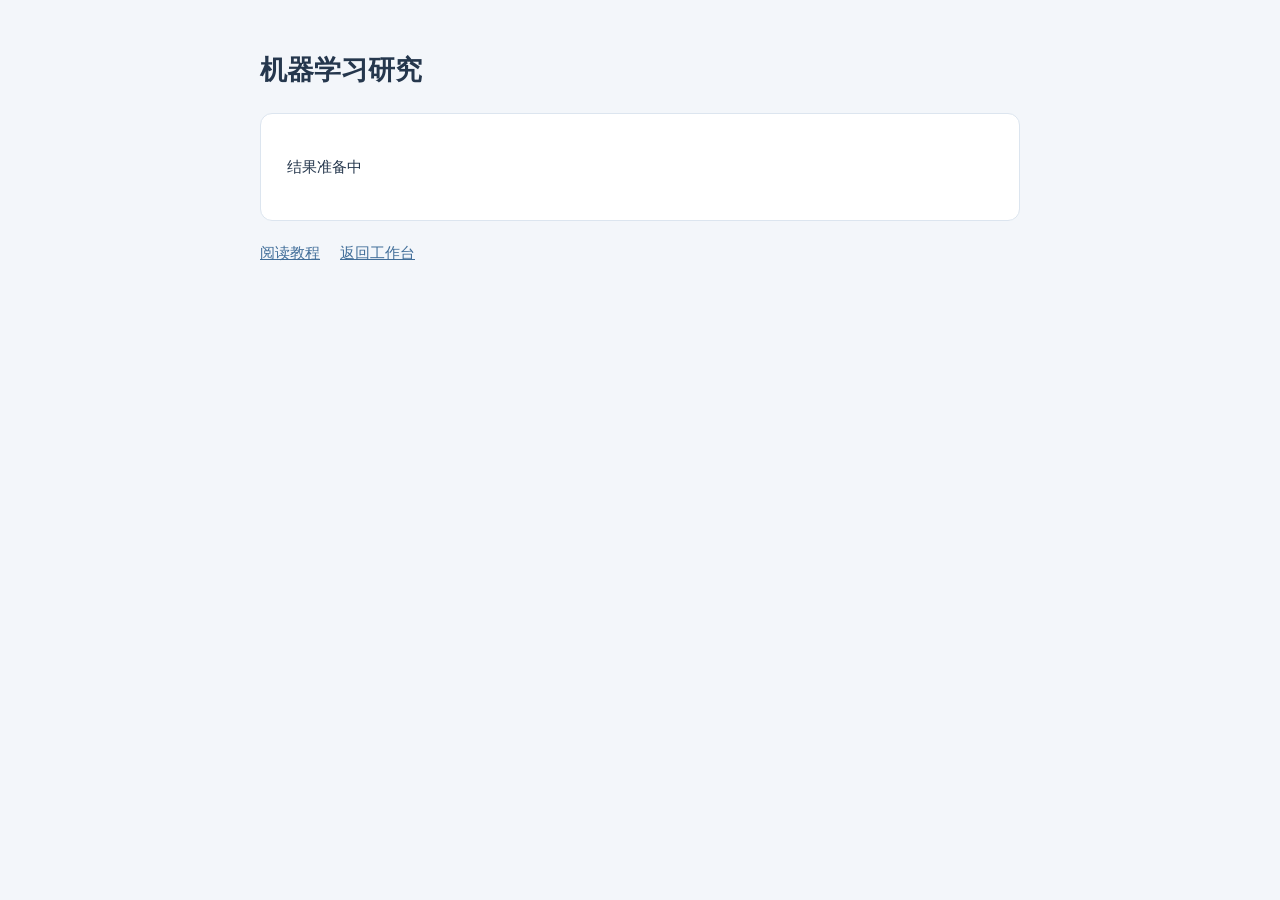
<file: site/ml-results.html>
<!doctype html>
<html lang="zh-CN">
<head>
<meta charset="utf-8">
<meta name="viewport" content="width=device-width,initial-scale=1">
<meta http-equiv="Content-Security-Policy" content="default-src 'none'; style-src 'unsafe-inline'; base-uri 'none'; form-action 'none'">
<title>Axiom · 机器学习研究</title>
<style>
body{margin:0;background:#f3f6fa;color:#25374d;font:15px/1.65 -apple-system,BlinkMacSystemFont,"PingFang SC",sans-serif}
main{max-width:760px;margin:48px auto;padding:0 22px}
section{background:white;border:1px solid #dce5ef;border-radius:12px;padding:26px;margin:20px 0}
h1{font-size:27px;margin:10px 0}a{color:#416e99}nav{display:flex;gap:20px;flex-wrap:wrap}
</style>
</head>
<body>
<main>
<h1>机器学习研究</h1>
<section id="empty-stock-ml-result" role="status">
<p>结果准备中</p>
</section>
<nav><a href="ml-engineering.html">阅读教程</a><a href="index.html">返回工作台</a></nav>
</main>
</body>
</html>
</file>
<file: app.css>
:root{color-scheme:light;--ink:#24364a;--muted:#607184;--line:#e0e7ee}*{box-sizing:border-box}body{margin:0;background:#f4f6f8;color:var(--ink);font:14px/1.6 -apple-system,BlinkMacSystemFont,"PingFang SC",sans-serif}header{height:54px;display:flex;align-items:center;gap:18px;padding:0 24px;border-bottom:1px solid var(--line);background:#fbfcfd}header strong{letter-spacing:1px}header span{color:var(--muted);margin-right:auto}a{color:#547da3}button,input{font:inherit;color:inherit;border:1px solid #ccd7e2;border-radius:7px;padding:8px 12px;background:white}button{cursor:pointer}button:focus-visible,input:focus-visible{outline:2px solid #547da3;outline-offset:2px}#connection{max-width:450px;margin:8vh auto;padding:24px}.login-card{background:white;border:1px solid var(--line);padding:32px;border-radius:14px;box-shadow:0 12px 30px #24364a08}h1{font-size:24px;margin:4px 0 12px}p{margin:8px 0;color:var(--muted)}.eyebrow{font-size:12px;color:#547da3}form{display:grid;gap:8px;margin:24px 0 16px}form button{margin-top:10px;background:#547da3;color:white;border-color:#547da3}label,.hint,details{font-size:12px}.hint{line-height:1.7}#status{padding:6px 24px;margin:0;font-size:12px;min-height:31px}#workbench{width:100%;height:calc(100dvh - 85px);border:0;background:#f4f6f8}[hidden]{display:none!important}@media(max-width:700px){header{gap:10px;padding:0 12px;font-size:12px}header span{display:none}header a{margin-right:auto}#connection{margin:4vh auto;padding:16px}.login-card{padding:24px}}
</file>
<file: workbench/assets/index-BkgDemAs.css>
:root{font-family:Inter,-apple-system,BlinkMacSystemFont,PingFang SC,Microsoft YaHei,sans-serif;font-size:14px;line-height:1.65;color-scheme:light;--bg:#f7f8f9;--surface:#fff;--text:#26333c;--muted:#77838c;--line:#dfe4e8;--soft:#edf1f4;--accent:#486b83;--up:#bc6164;--down:#438b6c;color:var(--text);background:var(--bg)}:root[data-theme=dark]{color-scheme:dark;--bg:#141a1f;--surface:#1b232a;--text:#d9e0e5;--muted:#8c9aa5;--line:#313d46;--soft:#222d35;--accent:#9cbdd1;--up:#dc8083;--down:#69b593}@media(prefers-color-scheme:dark){:root:not([data-theme=light]){color-scheme:dark;--bg:#141a1f;--surface:#1b232a;--text:#d9e0e5;--muted:#8c9aa5;--line:#313d46;--soft:#222d35;--accent:#9cbdd1;--up:#dc8083;--down:#69b593}}*{box-sizing:border-box}body{margin:0}a{color:var(--accent);text-decoration:none}a:hover{text-decoration:underline}button,input,select{font:inherit;color:inherit;background:var(--surface);border:1px solid var(--line);border-radius:4px;min-height:34px;padding:4px 10px;max-width:100%}button{cursor:pointer}button:disabled{opacity:.4;cursor:default}button:hover:not(:disabled){border-color:var(--accent)}:focus-visible{outline:2px solid var(--accent);outline-offset:2px}input[type=checkbox]{min-height:auto;accent-color:var(--accent)}.shell{border-bottom:1px solid var(--line);padding:16px 32px;display:flex;align-items:center;gap:40px;background:var(--surface)}.brand a{font-weight:700;letter-spacing:.12em;color:var(--text)}.brand span{font-weight:400;font-size:12px;letter-spacing:0;margin-left:14px;color:var(--muted)}nav{display:flex;gap:28px;flex:1}nav a{color:var(--muted)}nav a.router-link-exact-active{color:var(--text);font-weight:600}.shell select{font-size:12px}main{max-width:1440px;margin:0 auto;padding:28px 32px 64px;min-width:0}footer{max-width:1440px;margin:auto;padding:16px 32px;border-top:1px solid var(--line);color:var(--muted);font-size:12px}h1{font-size:24px;line-height:1.4;margin:4px 0 20px;font-weight:600;overflow-wrap:anywhere}h2{font-size:16px;font-weight:600;margin:0 0 14px}p{margin:8px 0 14px}small,.muted{color:var(--muted)}small{display:block;font-size:12px}strong{font-weight:600}.num,pre,.run-id,.metric-strip strong,.scoreboard strong{font-family:SFMono-Regular,Consolas,Liberation Mono,monospace;font-variant-numeric:tabular-nums}.num{text-align:right}.run-id{font-size:22px}.eyebrow{font-size:10px;font-weight:600;color:var(--muted);letter-spacing:.14em;margin-bottom:5px}.page-heading,.section-heading{display:flex;align-items:center;justify-content:space-between;gap:16px;flex-wrap:wrap}.page-heading{margin-bottom:12px}.page-heading h1{margin-bottom:4px}.tag{font-size:11px;border:1px solid var(--line);padding:1px 6px;border-radius:3px;white-space:nowrap;color:var(--muted);margin-left:6px}.synthetic{color:#af914d;border-color:#af914d77}.scoreboard{display:grid;grid-template-columns:minmax(240px,2fr) repeat(3,1fr);gap:28px;background:var(--surface);border-block:1px solid var(--line);padding:18px 20px;margin:22px 0}.scoreboard strong{display:block;font-size:22px}.scoreboard>div:first-child strong{font-family:inherit;font-size:15px;margin:5px 0}.scoreboard>div:not(:first-child){text-align:right}.scoreboard span{font-size:12px}.toolbar{display:flex;gap:14px;align-items:center;flex-wrap:wrap;margin:18px 0}.toolbar label{display:flex;align-items:center;gap:8px}.toolbar select{font-size:13px}.research-row{display:flex;justify-content:space-between;gap:24px;padding:20px 0;border-bottom:1px solid var(--line)}.research-copy{min-width:0;flex:1}.research-copy p{margin:7px 0 3px}.row-title{display:flex;align-items:center;flex-wrap:wrap;gap:4px}.row-title>a{font-size:16px;font-weight:600}.research-metrics{display:grid;grid-template-columns:repeat(4,90px);gap:16px;text-align:right;align-items:center}.research-metrics strong{font-size:16px}.table-scroll{max-width:100%;overflow-x:auto;overscroll-behavior-x:contain;min-width:0}table{width:100%;border-collapse:collapse;font-size:13px}th,td{padding:10px 12px;border-bottom:1px solid var(--line);white-space:nowrap;text-align:left}th{font-weight:500;font-size:12px;color:var(--muted);background:var(--soft)}td small{font-size:10px}.pager{display:flex;align-items:center;justify-content:flex-end;gap:16px;margin:20px 0}.empty{color:var(--muted);padding:30px 16px;text-align:center;border:1px dashed var(--line)}section{margin:22px 0 28px;min-width:0}.study-section{border-bottom:1px solid var(--line);padding-bottom:24px}.study-section h2{color:var(--muted);font-size:13px}.lead{font-size:18px}dl{display:grid;grid-template-columns:160px minmax(0,1fr);gap:10px 20px}dt{color:var(--muted)}dd{margin:0;white-space:pre-wrap;overflow-wrap:anywhere}pre{background:var(--soft);padding:16px;overflow:auto;font-size:12px;white-space:pre-wrap;overflow-wrap:anywhere}details{margin:18px 0}summary{cursor:pointer;color:var(--muted);padding:10px 0}.metric-strip{display:grid;grid-template-columns:repeat(auto-fit,minmax(130px,1fr));gap:20px;border-block:1px solid var(--line);padding:18px 0;margin:22px 0}.metric-strip strong{font-size:20px;display:block}.tabs{display:flex;gap:24px;border-bottom:1px solid var(--line);margin-top:28px;overflow-x:auto}.tabs button{border:none;border-radius:0;background:none;padding:12px 0;color:var(--muted);white-space:nowrap}.tabs button.active{color:var(--text);box-shadow:inset 0 -2px var(--accent)}.two-column{display:grid;grid-template-columns:1fr 1fr;gap:24px;min-width:0}.chart{width:100%;min-width:0}.heatmap{font-size:11px}.heatmap td{padding:8px;text-align:right;font-family:monospace}.heatmap th{padding:8px}.positive{color:var(--up)}.negative{color:var(--down)}.notice{border-left:3px solid #af914d;background:var(--soft);padding:12px 16px}.run-select{width:650px;min-height:150px}.section-heading label{font-size:12px;color:var(--muted)}@media(max-width:800px){.shell{padding:14px 18px;gap:14px;flex-wrap:wrap}.brand{flex:1}.shell select{order:1}nav{order:2;flex-basis:100%;gap:24px;font-size:13px}main{padding:20px 18px 40px}footer{padding:16px 18px}.scoreboard{grid-template-columns:repeat(3,1fr);gap:12px;padding:14px}.scoreboard>div:first-child{grid-column:1/-1}.scoreboard>div:not(:first-child){text-align:left}.scoreboard strong.num{text-align:left}.research-row{display:block}.research-metrics{margin-top:12px;grid-template-columns:repeat(4,minmax(0,1fr));gap:8px}.research-metrics strong{font-size:14px}.two-column{grid-template-columns:minmax(0,1fr);gap:0}.toolbar{gap:10px}.toolbar label{font-size:12px}.toolbar select{max-width:130px}.metric-strip{grid-template-columns:repeat(3,minmax(0,1fr));gap:12px}.metric-strip strong{font-size:17px}.tabs{gap:20px}dl{grid-template-columns:100px minmax(0,1fr);gap:10px}h1{font-size:22px}.run-id{font-size:18px}.table-scroll{width:100%}.page-heading{gap:8px}.scoreboard small{font-size:11px}section{margin:20px 0}.run-select{max-width:100%}}.connection{font-size:12px;border-bottom:1px solid var(--line);padding-bottom:12px;margin-bottom:24px;overflow-wrap:anywhere}.connection strong{color:var(--up)}.api-address{display:block;color:var(--muted)}.connection form{display:flex;align-items:end;flex-wrap:wrap;gap:10px}.connection label{flex:1;min-width:200px}.connection input{display:block;width:100%;margin-top:4px}
</file>
